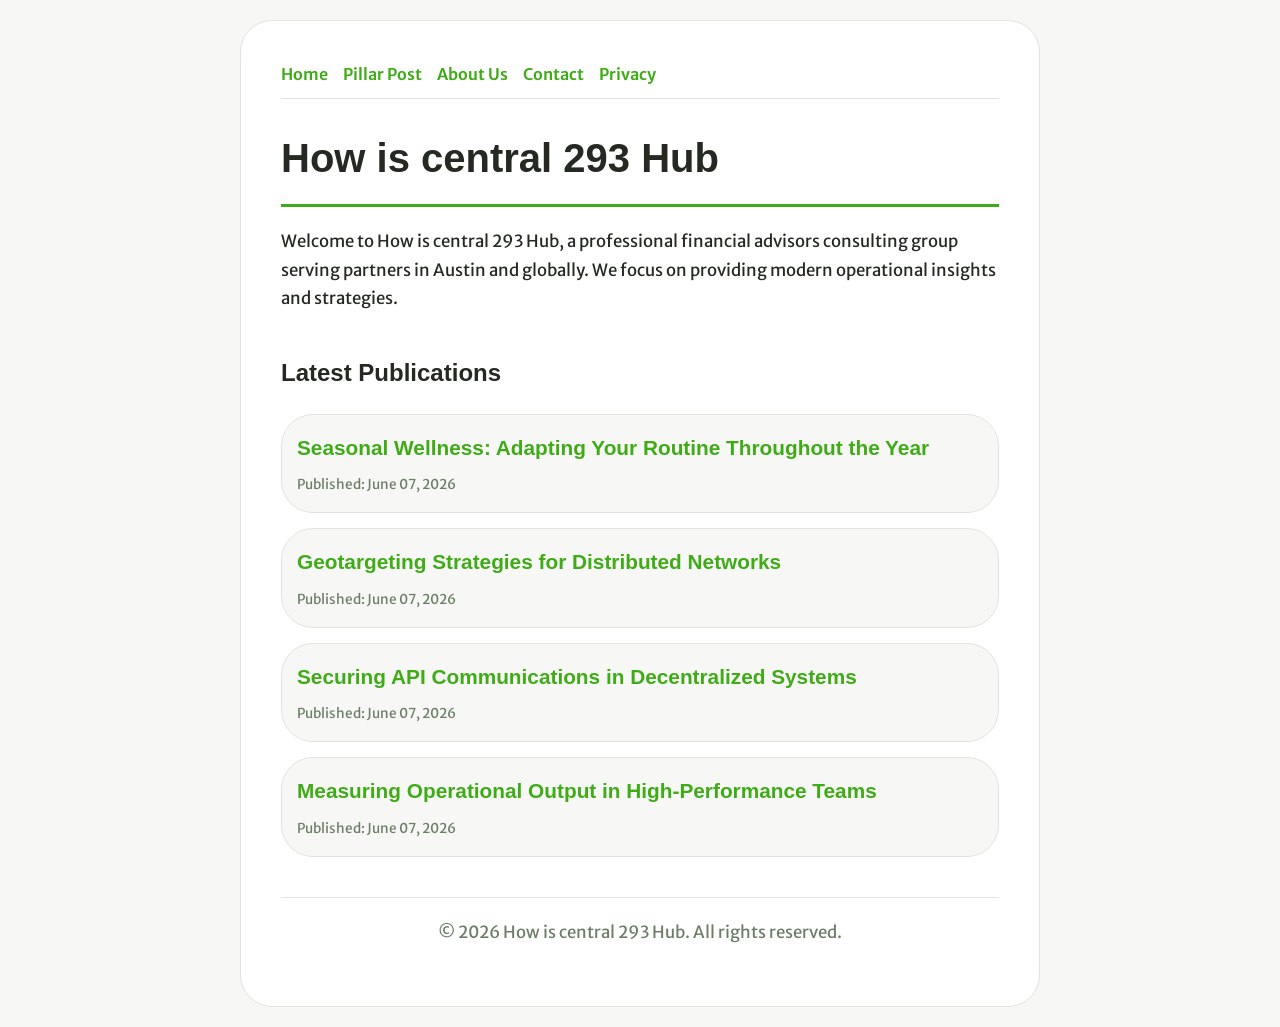
<file: index.html>
<!DOCTYPE html>
<html lang="en">
<head>
    <meta charset="UTF-8">
    <meta name="viewport" content="width=device-width, initial-scale=1.0">
    <title>How is central 293 Hub | Financial Advisors - Austin</title>
    <meta name="description" content="Welcome to How is central 293 Hub, a professional financial advisors consulting group serving partners in Austin and globally. We focus on providing modern operational insights and strategies.">
    <meta name="geo.region" content="US-TX" />
    <meta name="geo.placename" content="Austin" />
    <meta name="geo.position" content="30.2672;-97.7431" />
    <meta name="ICBM" content="30.2672, -97.7431" />
    <link rel="stylesheet" href="style.css">
    <script type="application/ld+json">
{
  "@context": "https://schema.org",
  "@type": "LocalBusiness",
  "name": "How is central 293 Hub",
  "url": "https://how-is-central-293.github.io",
  "telephone": "+1-512-555-0188",
  "address": {
    "@type": "PostalAddress",
    "addressLocality": "Austin",
    "addressRegion": "TX",
    "postalCode": "78701",
    "addressCountry": "US"
  },
  "geo": {
    "@type": "GeoCoordinates",
    "latitude": 30.2672,
    "longitude": -97.7431
  }
}
</script>
</head>
<body>
    
        <div class="container" style="max-width: 800px;">
            <nav style="display: flex; gap: 15px; margin-bottom: 25px; border-bottom: 1px solid var(--border-color); padding-bottom: 10px; overflow-x: auto; flex-wrap: wrap;">
            <a href="index.html">Home</a>
            <a href="seasonal-wellness-adapting-your-routine-throughout-the-year.html">Pillar Post</a>
            <a href="about.html">About Us</a>
            <a href="contact.html">Contact</a>
            <a href="privacy.html">Privacy</a>
        </nav>
            <h1>How is central 293 Hub</h1>
            <p>Welcome to How is central 293 Hub, a professional financial advisors consulting group serving partners in Austin and globally. We focus on providing modern operational insights and strategies.</p>
            <h2 style="margin-top: 40px;">Latest Publications</h2>
            <ul style="list-style-type: none; padding-left: 0;">
                <li style="background: var(--bg-color); padding: 15px; border-radius: var(--border-radius); border: 1px solid var(--border-color); margin-bottom: 15px;">
                <h3 style="margin-bottom: 5px; font-size: 1.3rem;"><a href="seasonal-wellness-adapting-your-routine-throughout-the-year.html">Seasonal Wellness: Adapting Your Routine Throughout the Year</a></h3>
                <span style="font-size:0.85rem; color: var(--muted-text)">Published: June 07, 2026</span>
            </li>
<li style="background: var(--bg-color); padding: 15px; border-radius: var(--border-radius); border: 1px solid var(--border-color); margin-bottom: 15px;">
                <h3 style="margin-bottom: 5px; font-size: 1.3rem;"><a href="geotargeting-strategies-for-distributed-networks.html">Geotargeting Strategies for Distributed Networks</a></h3>
                <span style="font-size:0.85rem; color: var(--muted-text)">Published: June 07, 2026</span>
            </li>
<li style="background: var(--bg-color); padding: 15px; border-radius: var(--border-radius); border: 1px solid var(--border-color); margin-bottom: 15px;">
                <h3 style="margin-bottom: 5px; font-size: 1.3rem;"><a href="securing-api-communications-in-decentralized-systems.html">Securing API Communications in Decentralized Systems</a></h3>
                <span style="font-size:0.85rem; color: var(--muted-text)">Published: June 07, 2026</span>
            </li>
<li style="background: var(--bg-color); padding: 15px; border-radius: var(--border-radius); border: 1px solid var(--border-color); margin-bottom: 15px;">
                <h3 style="margin-bottom: 5px; font-size: 1.3rem;"><a href="measuring-operational-output-in-high-performance-teams.html">Measuring Operational Output in High-Performance Teams</a></h3>
                <span style="font-size:0.85rem; color: var(--muted-text)">Published: June 07, 2026</span>
            </li>

            </ul>
            <footer>
                <p>&copy; 2026 How is central 293 Hub. All rights reserved.</p>
            </footer>
        </div>
        
</body>
</html>
</file>
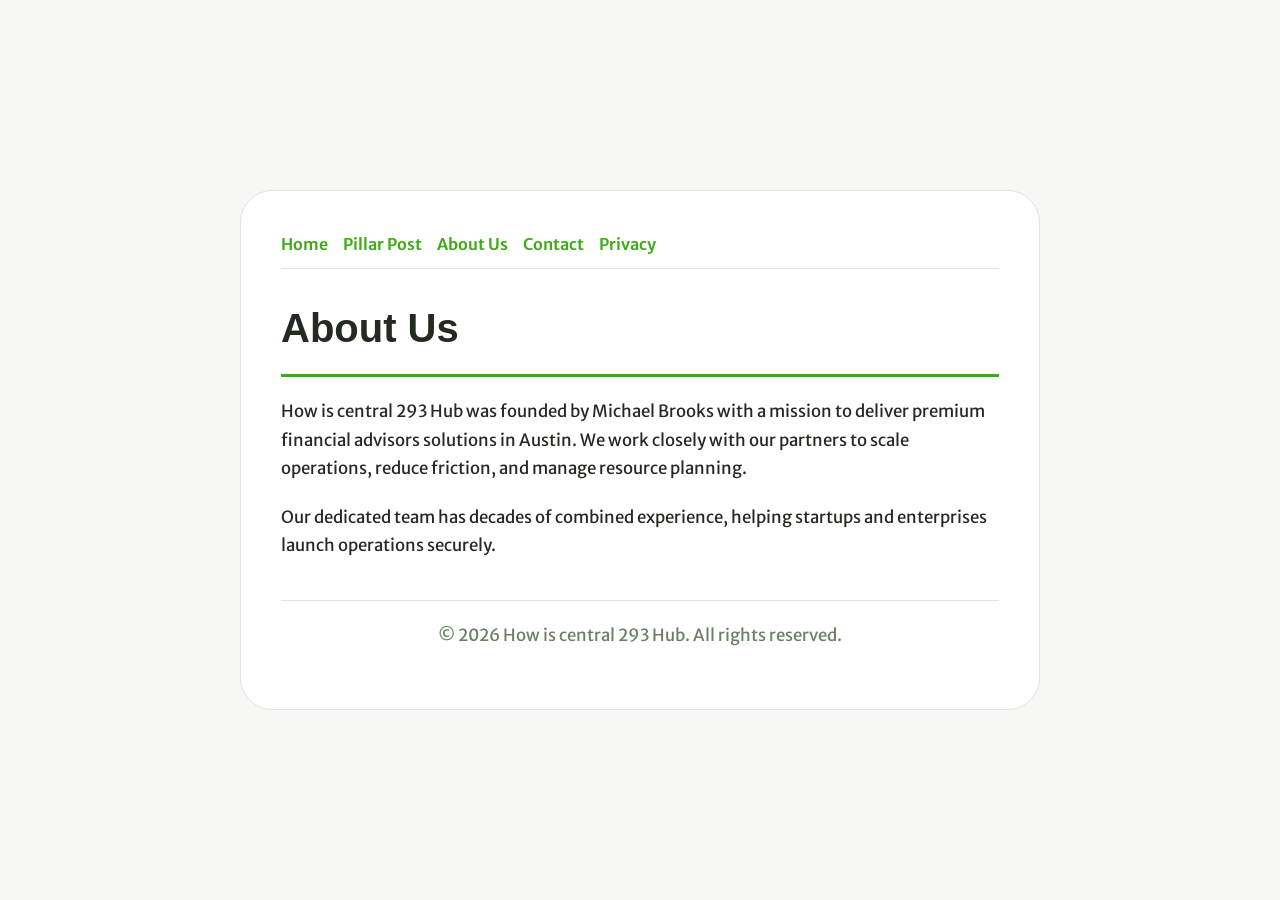
<file: about.html>
<!DOCTYPE html>
<html lang="en">
<head>
    <meta charset="UTF-8">
    <meta name="viewport" content="width=device-width, initial-scale=1.0">
    <title>About Us | How is central 293 Hub</title>
    <meta name="description" content="How is central 293 Hub was founded by Michael Brooks with a mission to deliver premium financial advisors solutions in Austin. We work closely with our partners to scale operations, reduce friction, and manage resource planning.">
    <meta name="geo.region" content="US-TX" />
    <meta name="geo.placename" content="Austin" />
    <meta name="geo.position" content="30.2672;-97.7431" />
    <meta name="ICBM" content="30.2672, -97.7431" />
    <link rel="stylesheet" href="style.css">
</head>
<body>
    
        <div class="container" style="max-width: 800px;">
            <nav style="display: flex; gap: 15px; margin-bottom: 25px; border-bottom: 1px solid var(--border-color); padding-bottom: 10px; overflow-x: auto; flex-wrap: wrap;">
            <a href="index.html">Home</a>
            <a href="seasonal-wellness-adapting-your-routine-throughout-the-year.html">Pillar Post</a>
            <a href="about.html">About Us</a>
            <a href="contact.html">Contact</a>
            <a href="privacy.html">Privacy</a>
        </nav>
            <h1>About Us</h1>
            <p>How is central 293 Hub was founded by Michael Brooks with a mission to deliver premium financial advisors solutions in Austin. We work closely with our partners to scale operations, reduce friction, and manage resource planning.</p>
            <p>Our dedicated team has decades of combined experience, helping startups and enterprises launch operations securely.</p>
            <footer>
                <p>&copy; 2026 How is central 293 Hub. All rights reserved.</p>
            </footer>
        </div>
        
</body>
</html>
</file>
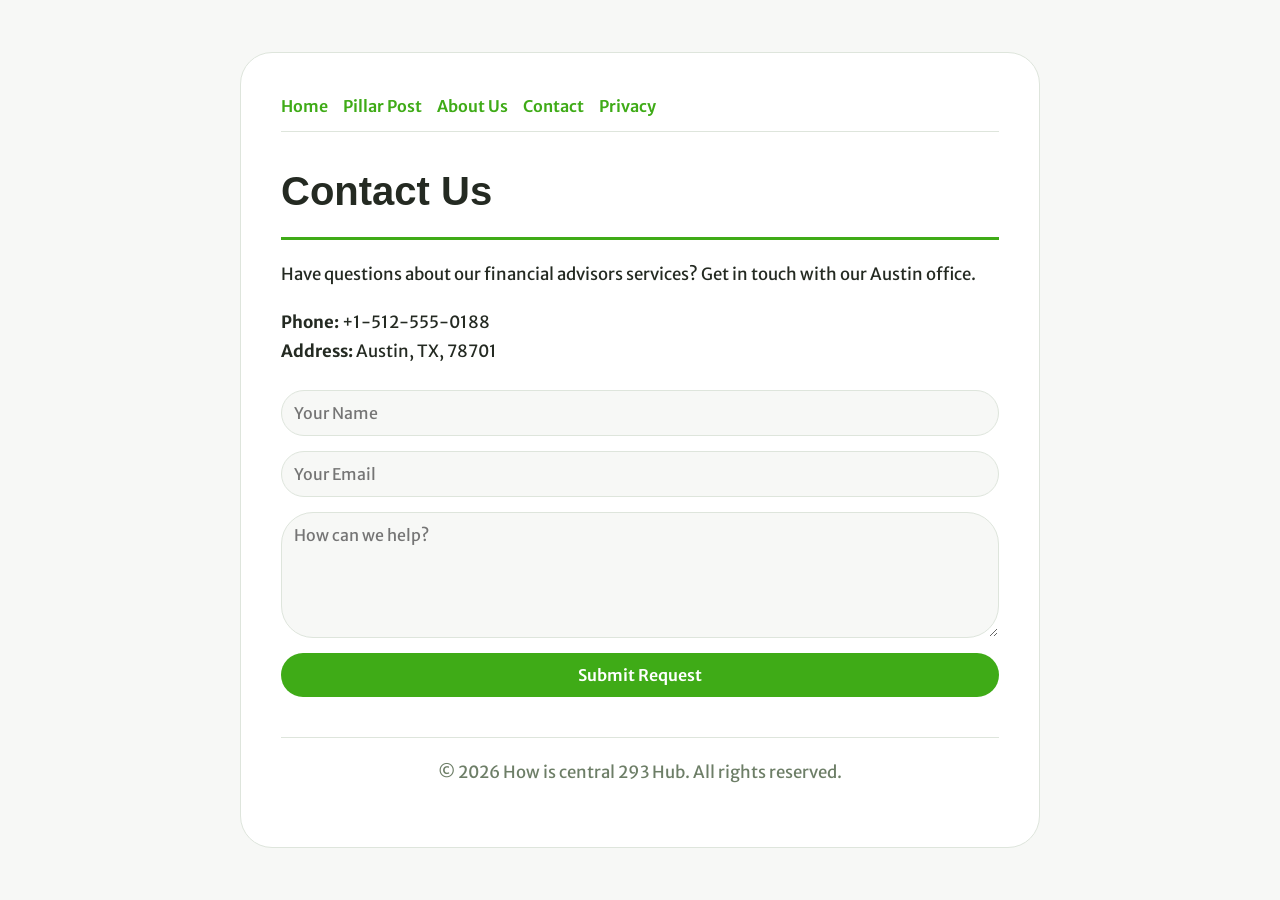
<file: contact.html>
<!DOCTYPE html>
<html lang="en">
<head>
    <meta charset="UTF-8">
    <meta name="viewport" content="width=device-width, initial-scale=1.0">
    <title>Contact Us | How is central 293 Hub</title>
    <meta name="description" content="Have questions about our financial advisors services? Get in touch with our Austin office.">
    <meta name="geo.region" content="US-TX" />
    <meta name="geo.placename" content="Austin" />
    <meta name="geo.position" content="30.2672;-97.7431" />
    <meta name="ICBM" content="30.2672, -97.7431" />
    <link rel="stylesheet" href="style.css">
</head>
<body>
    
        <div class="container" style="max-width: 800px;">
            <nav style="display: flex; gap: 15px; margin-bottom: 25px; border-bottom: 1px solid var(--border-color); padding-bottom: 10px; overflow-x: auto; flex-wrap: wrap;">
            <a href="index.html">Home</a>
            <a href="seasonal-wellness-adapting-your-routine-throughout-the-year.html">Pillar Post</a>
            <a href="about.html">About Us</a>
            <a href="contact.html">Contact</a>
            <a href="privacy.html">Privacy</a>
        </nav>
            <h1>Contact Us</h1>
            <p>Have questions about our financial advisors services? Get in touch with our Austin office.</p>
            <p><strong>Phone:</strong> +1-512-555-0188<br><strong>Address:</strong> Austin, TX, 78701</p>
            <form action="https://formspree.io/f/placeholder" method="POST">
                <input type="text" name="name" placeholder="Your Name" required>
                <input type="email" name="email" placeholder="Your Email" required>
                <textarea name="message" placeholder="How can we help?" rows="5" required></textarea>
                <button type="submit">Submit Request</button>
            </form>
            <footer>
                <p>&copy; 2026 How is central 293 Hub. All rights reserved.</p>
            </footer>
        </div>
        
</body>
</html>
</file>
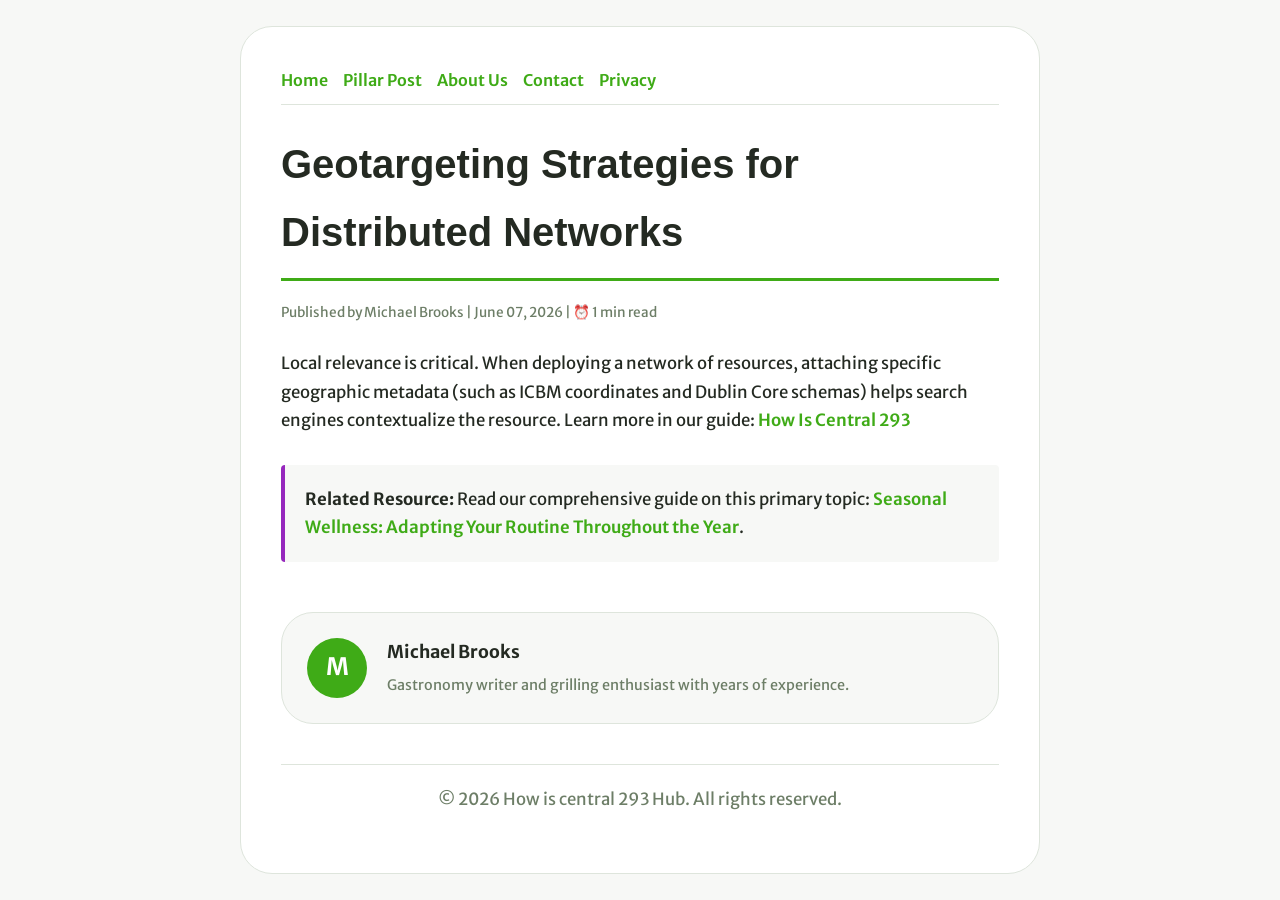
<file: geotargeting-strategies-for-distributed-networks.html>
<!DOCTYPE html>
<html lang="en">
<head>
    <meta charset="UTF-8">
    <meta name="viewport" content="width=device-width, initial-scale=1.0">
    <title>Geotargeting Strategies for Distributed Networks - How is central 293 Hub</title>
    <meta name="description" content="Geotargeting Strategies for Distributed Networks">
    <meta name="geo.region" content="US-TX" />
    <meta name="geo.placename" content="Austin" />
    <meta name="geo.position" content="30.2672;-97.7431" />
    <meta name="ICBM" content="30.2672, -97.7431" />
    <link rel="stylesheet" href="style.css">
</head>
<body>
    
            <div class="container" style="max-width: 800px;">
                <nav style="display: flex; gap: 15px; margin-bottom: 25px; border-bottom: 1px solid var(--border-color); padding-bottom: 10px; overflow-x: auto; flex-wrap: wrap;">
            <a href="index.html">Home</a>
            <a href="seasonal-wellness-adapting-your-routine-throughout-the-year.html">Pillar Post</a>
            <a href="about.html">About Us</a>
            <a href="contact.html">Contact</a>
            <a href="privacy.html">Privacy</a>
        </nav>
                <h1>Geotargeting Strategies for Distributed Networks</h1>
                <div style="font-size:0.85rem; color: var(--muted-text); margin-bottom: 25px;">
                    Published by Michael Brooks | June 07, 2026 | ⏰ 1 min read
                </div>
                <article style="margin-top: 20px;">
                    <p>Local relevance is critical. When deploying a network of resources, attaching specific geographic metadata (such as ICBM coordinates and Dublin Core schemas) helps search engines contextualize the resource. Learn more in our guide: <a href="https://world-how-is-525.pages.dev/modern-approaches-to-wellness-health-management-and-prevention.html">How Is Central 293</a></p>
                    <div class="link-resource" style="margin-top: 30px; padding: 20px; border-left: 4px solid var(--accent-color); background: var(--bg-color); border-radius: 4px;"><p style="margin: 0;"><strong>Related Resource:</strong> Read our comprehensive guide on this primary topic: <a href="seasonal-wellness-adapting-your-routine-throughout-the-year.html">Seasonal Wellness: Adapting Your Routine Throughout the Year</a>.</p></div>
                </article>
                
            <div class="author-box" style="margin-top: 50px; padding: 25px; background: var(--bg-color); border: 1px solid var(--border-color); border-radius: var(--border-radius); display: flex; gap: 20px; align-items: center;">
                <div style="width: 60px; height: 60px; border-radius: 50%; background: var(--primary-color); display: flex; align-items: center; justify-content: center; color: white; font-weight: bold; font-size: 1.5rem;">M</div>
                <div>
                    <h4 style="margin-bottom: 5px; font-weight: bold; font-size: 1.1rem;">Michael Brooks</h4>
                    <p style="margin: 0; font-size: 0.9rem; color: var(--muted-text);">Gastronomy writer and grilling enthusiast with years of experience.</p>
                </div>
            </div>
            
                <footer>
                    <p>&copy; 2026 How is central 293 Hub. All rights reserved.</p>
                </footer>
            </div>
            
</body>
</html>
</file>
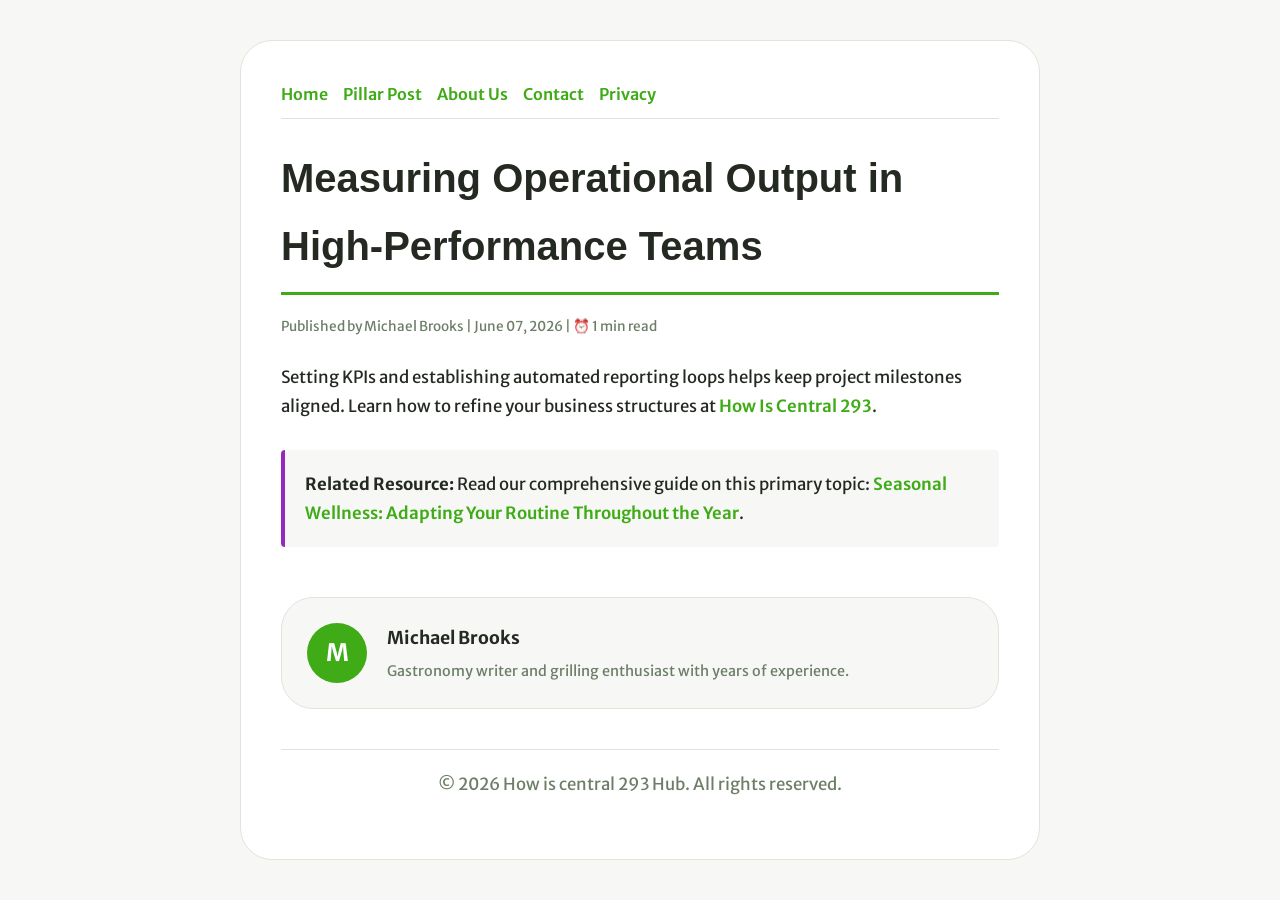
<file: measuring-operational-output-in-high-performance-teams.html>
<!DOCTYPE html>
<html lang="en">
<head>
    <meta charset="UTF-8">
    <meta name="viewport" content="width=device-width, initial-scale=1.0">
    <title>Measuring Operational Output in High-Performance Teams - How is central 293 Hub</title>
    <meta name="description" content="Measuring Operational Output in High-Performance Teams">
    <meta name="geo.region" content="US-TX" />
    <meta name="geo.placename" content="Austin" />
    <meta name="geo.position" content="30.2672;-97.7431" />
    <meta name="ICBM" content="30.2672, -97.7431" />
    <link rel="stylesheet" href="style.css">
</head>
<body>
    
            <div class="container" style="max-width: 800px;">
                <nav style="display: flex; gap: 15px; margin-bottom: 25px; border-bottom: 1px solid var(--border-color); padding-bottom: 10px; overflow-x: auto; flex-wrap: wrap;">
            <a href="index.html">Home</a>
            <a href="seasonal-wellness-adapting-your-routine-throughout-the-year.html">Pillar Post</a>
            <a href="about.html">About Us</a>
            <a href="contact.html">Contact</a>
            <a href="privacy.html">Privacy</a>
        </nav>
                <h1>Measuring Operational Output in High-Performance Teams</h1>
                <div style="font-size:0.85rem; color: var(--muted-text); margin-bottom: 25px;">
                    Published by Michael Brooks | June 07, 2026 | ⏰ 1 min read
                </div>
                <article style="margin-top: 20px;">
                    <p>Setting KPIs and establishing automated reporting loops helps keep project milestones aligned. Learn how to refine your business structures at <a href="https://world-how-is-525.pages.dev/modern-approaches-to-wellness-health-management-and-prevention.html">How Is Central 293</a>.</p>
                    <div class="link-resource" style="margin-top: 30px; padding: 20px; border-left: 4px solid var(--accent-color); background: var(--bg-color); border-radius: 4px;"><p style="margin: 0;"><strong>Related Resource:</strong> Read our comprehensive guide on this primary topic: <a href="seasonal-wellness-adapting-your-routine-throughout-the-year.html">Seasonal Wellness: Adapting Your Routine Throughout the Year</a>.</p></div>
                </article>
                
            <div class="author-box" style="margin-top: 50px; padding: 25px; background: var(--bg-color); border: 1px solid var(--border-color); border-radius: var(--border-radius); display: flex; gap: 20px; align-items: center;">
                <div style="width: 60px; height: 60px; border-radius: 50%; background: var(--primary-color); display: flex; align-items: center; justify-content: center; color: white; font-weight: bold; font-size: 1.5rem;">M</div>
                <div>
                    <h4 style="margin-bottom: 5px; font-weight: bold; font-size: 1.1rem;">Michael Brooks</h4>
                    <p style="margin: 0; font-size: 0.9rem; color: var(--muted-text);">Gastronomy writer and grilling enthusiast with years of experience.</p>
                </div>
            </div>
            
                <footer>
                    <p>&copy; 2026 How is central 293 Hub. All rights reserved.</p>
                </footer>
            </div>
            
</body>
</html>
</file>
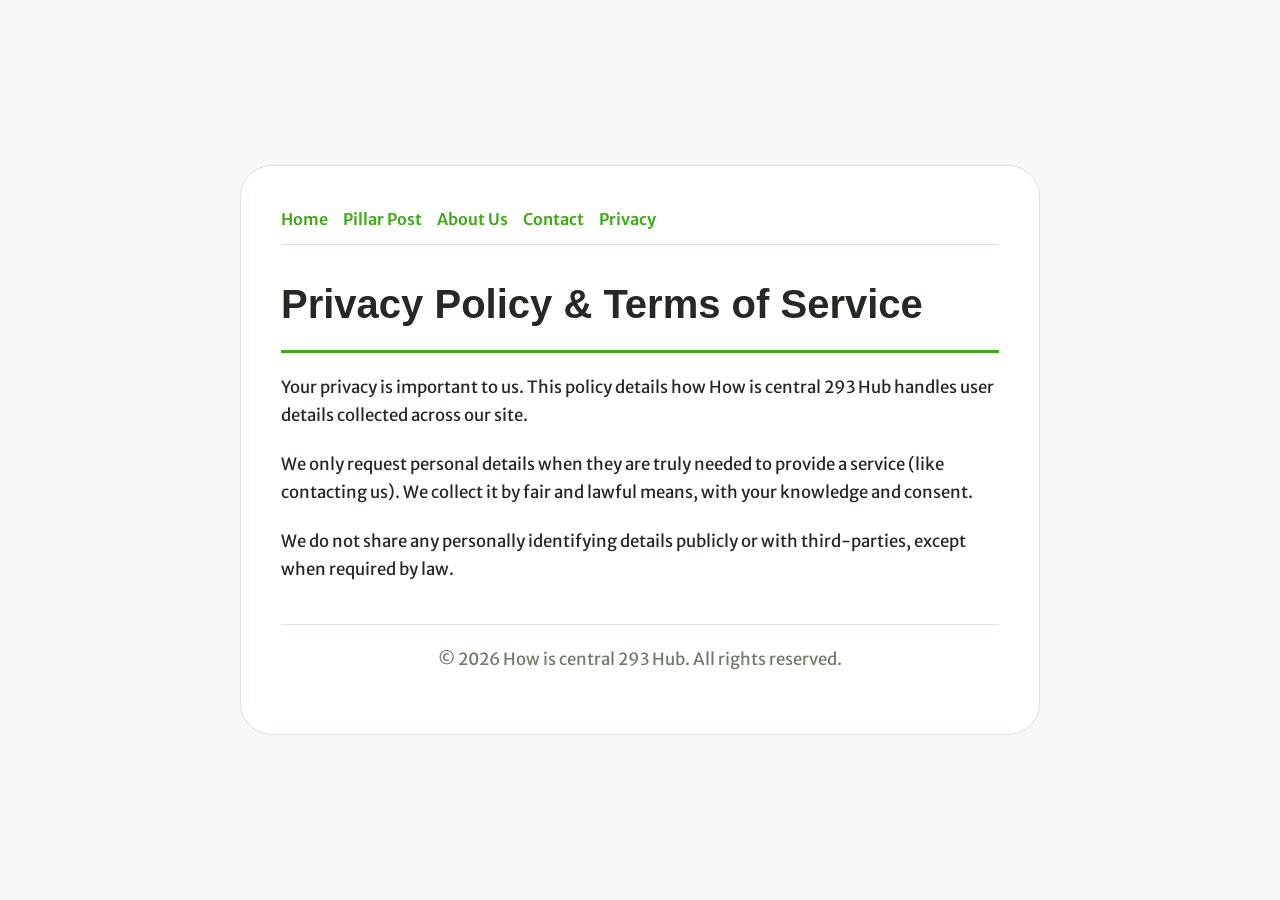
<file: privacy.html>
<!DOCTYPE html>
<html lang="en">
<head>
    <meta charset="UTF-8">
    <meta name="viewport" content="width=device-width, initial-scale=1.0">
    <title>Privacy Policy & Terms of Service - How is central 293 Hub</title>
    <meta name="description" content="Your privacy is important to us. This policy details how How is central 293 Hub handles user details collected across our site.">
    <meta name="geo.region" content="US-TX" />
    <meta name="geo.placename" content="Austin" />
    <meta name="geo.position" content="30.2672;-97.7431" />
    <meta name="ICBM" content="30.2672, -97.7431" />
    <link rel="stylesheet" href="style.css">
</head>
<body>
    
        <div class="container" style="max-width: 800px;">
            <nav style="display: flex; gap: 15px; margin-bottom: 25px; border-bottom: 1px solid var(--border-color); padding-bottom: 10px; overflow-x: auto; flex-wrap: wrap;">
            <a href="index.html">Home</a>
            <a href="seasonal-wellness-adapting-your-routine-throughout-the-year.html">Pillar Post</a>
            <a href="about.html">About Us</a>
            <a href="contact.html">Contact</a>
            <a href="privacy.html">Privacy</a>
        </nav>
            <h1>Privacy Policy & Terms of Service</h1>
            <p>Your privacy is important to us. This policy details how How is central 293 Hub handles user details collected across our site.</p>
            <p>We only request personal details when they are truly needed to provide a service (like contacting us). We collect it by fair and lawful means, with your knowledge and consent.</p>
            <p>We do not share any personally identifying details publicly or with third-parties, except when required by law.</p>
            <footer>
                <p>&copy; 2026 How is central 293 Hub. All rights reserved.</p>
            </footer>
        </div>
        
</body>
</html>
</file>
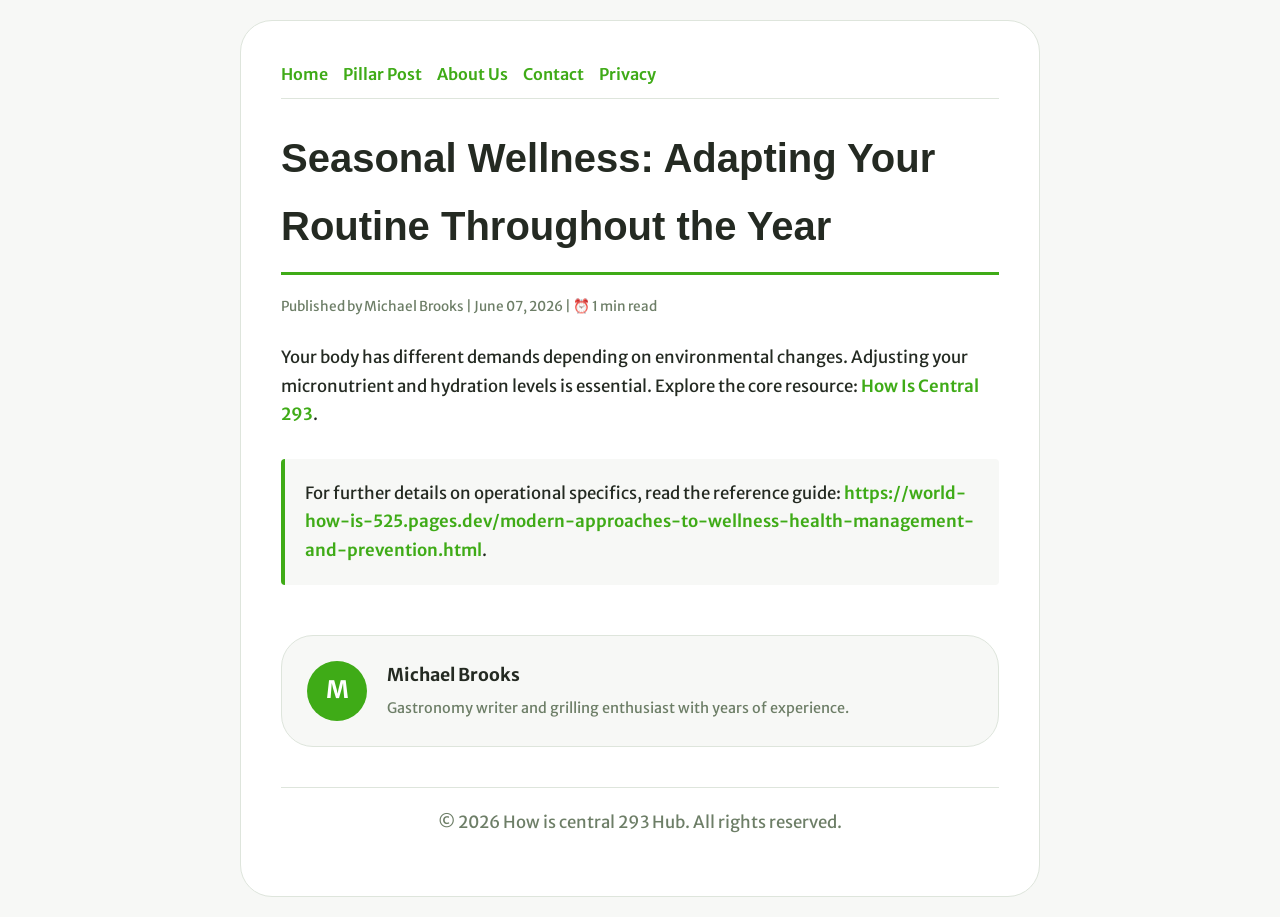
<file: seasonal-wellness-adapting-your-routine-throughout-the-year.html>
<!DOCTYPE html>
<html lang="en">
<head>
    <meta charset="UTF-8">
    <meta name="viewport" content="width=device-width, initial-scale=1.0">
    <title>Seasonal Wellness: Adapting Your Routine Throughout the Year - How is central 293 Hub</title>
    <meta name="description" content="Seasonal Wellness: Adapting Your Routine Throughout the Year">
    <meta name="geo.region" content="US-TX" />
    <meta name="geo.placename" content="Austin" />
    <meta name="geo.position" content="30.2672;-97.7431" />
    <meta name="ICBM" content="30.2672, -97.7431" />
    <link rel="stylesheet" href="style.css">
</head>
<body>
    
            <div class="container" style="max-width: 800px;">
                <nav style="display: flex; gap: 15px; margin-bottom: 25px; border-bottom: 1px solid var(--border-color); padding-bottom: 10px; overflow-x: auto; flex-wrap: wrap;">
            <a href="index.html">Home</a>
            <a href="seasonal-wellness-adapting-your-routine-throughout-the-year.html">Pillar Post</a>
            <a href="about.html">About Us</a>
            <a href="contact.html">Contact</a>
            <a href="privacy.html">Privacy</a>
        </nav>
                <h1>Seasonal Wellness: Adapting Your Routine Throughout the Year</h1>
                <div style="font-size:0.85rem; color: var(--muted-text); margin-bottom: 25px;">
                    Published by Michael Brooks | June 07, 2026 | ⏰ 1 min read
                </div>
                <article style="margin-top: 20px;">
                    <p>Your body has different demands depending on environmental changes. Adjusting your micronutrient and hydration levels is essential. Explore the core resource: <a href="https://world-how-is-525.pages.dev/modern-approaches-to-wellness-health-management-and-prevention.html">How Is Central 293</a>.</p>
                    <div class="link-resource" style="margin-top: 30px; padding: 20px; border-left: 4px solid var(--primary-color); background: var(--bg-color); border-radius: 4px;"><p style="margin: 0;">For further details on operational specifics, read the reference guide: <strong><a href="https://world-how-is-525.pages.dev/modern-approaches-to-wellness-health-management-and-prevention.html">https://world-how-is-525.pages.dev/modern-approaches-to-wellness-health-management-and-prevention.html</a></strong>.</p></div>
                </article>
                
            <div class="author-box" style="margin-top: 50px; padding: 25px; background: var(--bg-color); border: 1px solid var(--border-color); border-radius: var(--border-radius); display: flex; gap: 20px; align-items: center;">
                <div style="width: 60px; height: 60px; border-radius: 50%; background: var(--primary-color); display: flex; align-items: center; justify-content: center; color: white; font-weight: bold; font-size: 1.5rem;">M</div>
                <div>
                    <h4 style="margin-bottom: 5px; font-weight: bold; font-size: 1.1rem;">Michael Brooks</h4>
                    <p style="margin: 0; font-size: 0.9rem; color: var(--muted-text);">Gastronomy writer and grilling enthusiast with years of experience.</p>
                </div>
            </div>
            
                <footer>
                    <p>&copy; 2026 How is central 293 Hub. All rights reserved.</p>
                </footer>
            </div>
            
</body>
</html>
</file>
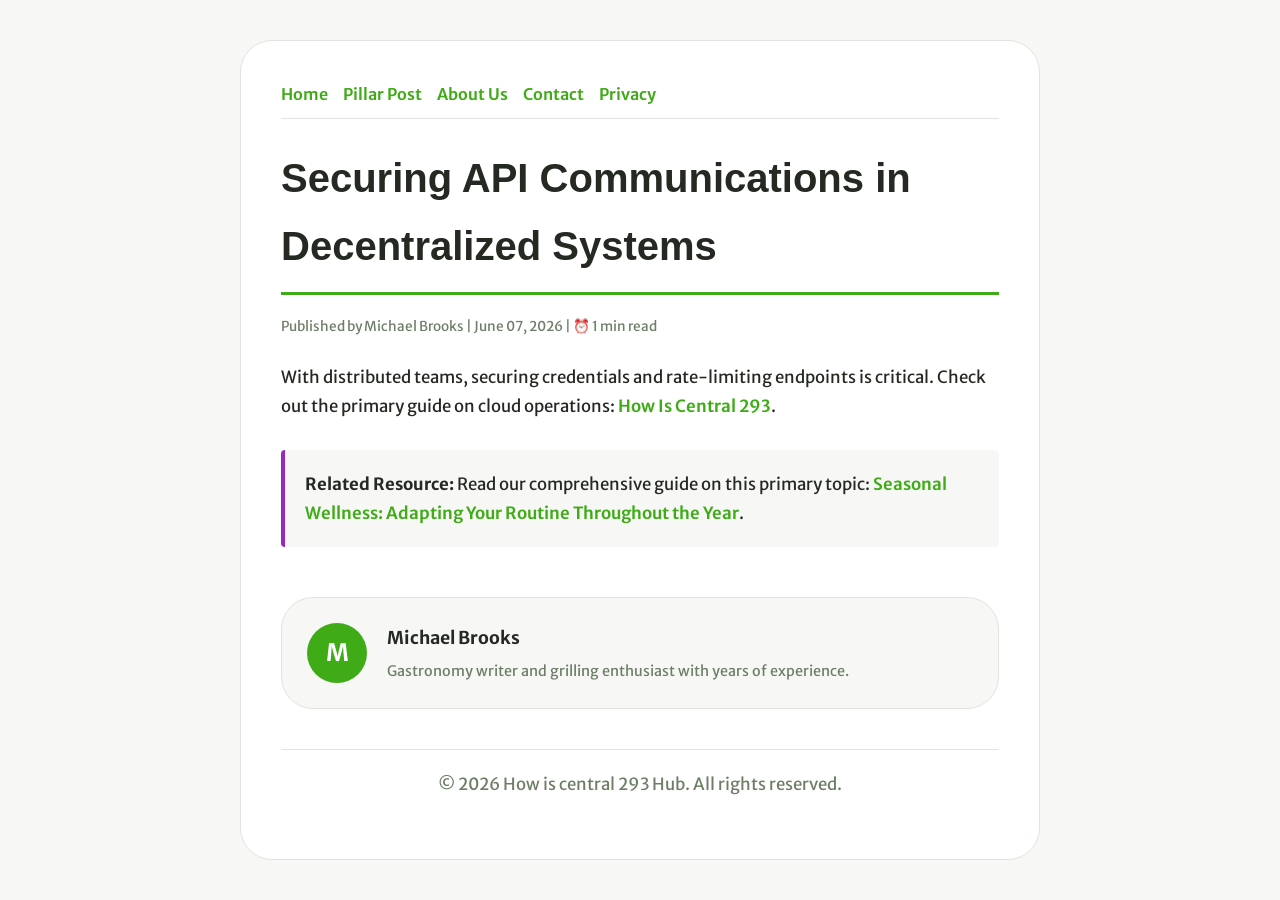
<file: securing-api-communications-in-decentralized-systems.html>
<!DOCTYPE html>
<html lang="en">
<head>
    <meta charset="UTF-8">
    <meta name="viewport" content="width=device-width, initial-scale=1.0">
    <title>Securing API Communications in Decentralized Systems - How is central 293 Hub</title>
    <meta name="description" content="Securing API Communications in Decentralized Systems">
    <meta name="geo.region" content="US-TX" />
    <meta name="geo.placename" content="Austin" />
    <meta name="geo.position" content="30.2672;-97.7431" />
    <meta name="ICBM" content="30.2672, -97.7431" />
    <link rel="stylesheet" href="style.css">
</head>
<body>
    
            <div class="container" style="max-width: 800px;">
                <nav style="display: flex; gap: 15px; margin-bottom: 25px; border-bottom: 1px solid var(--border-color); padding-bottom: 10px; overflow-x: auto; flex-wrap: wrap;">
            <a href="index.html">Home</a>
            <a href="seasonal-wellness-adapting-your-routine-throughout-the-year.html">Pillar Post</a>
            <a href="about.html">About Us</a>
            <a href="contact.html">Contact</a>
            <a href="privacy.html">Privacy</a>
        </nav>
                <h1>Securing API Communications in Decentralized Systems</h1>
                <div style="font-size:0.85rem; color: var(--muted-text); margin-bottom: 25px;">
                    Published by Michael Brooks | June 07, 2026 | ⏰ 1 min read
                </div>
                <article style="margin-top: 20px;">
                    <p>With distributed teams, securing credentials and rate-limiting endpoints is critical. Check out the primary guide on cloud operations: <a href="https://world-how-is-525.pages.dev/modern-approaches-to-wellness-health-management-and-prevention.html">How Is Central 293</a>.</p>
                    <div class="link-resource" style="margin-top: 30px; padding: 20px; border-left: 4px solid var(--accent-color); background: var(--bg-color); border-radius: 4px;"><p style="margin: 0;"><strong>Related Resource:</strong> Read our comprehensive guide on this primary topic: <a href="seasonal-wellness-adapting-your-routine-throughout-the-year.html">Seasonal Wellness: Adapting Your Routine Throughout the Year</a>.</p></div>
                </article>
                
            <div class="author-box" style="margin-top: 50px; padding: 25px; background: var(--bg-color); border: 1px solid var(--border-color); border-radius: var(--border-radius); display: flex; gap: 20px; align-items: center;">
                <div style="width: 60px; height: 60px; border-radius: 50%; background: var(--primary-color); display: flex; align-items: center; justify-content: center; color: white; font-weight: bold; font-size: 1.5rem;">M</div>
                <div>
                    <h4 style="margin-bottom: 5px; font-weight: bold; font-size: 1.1rem;">Michael Brooks</h4>
                    <p style="margin: 0; font-size: 0.9rem; color: var(--muted-text);">Gastronomy writer and grilling enthusiast with years of experience.</p>
                </div>
            </div>
            
                <footer>
                    <p>&copy; 2026 How is central 293 Hub. All rights reserved.</p>
                </footer>
            </div>
            
</body>
</html>
</file>
<file: style.css>
@import url('https://fonts.googleapis.com/css2?family=Cabinet+Grotesk:wght@700&family=Merriweather+Sans:wght@400;600&display=swap');

:root {
    --bg-color: hsl(104, 15%, 97%);
    --card-bg: hsl(104, 15%, 100%);
    --text-color: hsl(104, 10%, 15%);
    --muted-text: hsl(104, 10%, 45%);
    --primary-color: hsl(104, 76%, 38%);
    --accent-color: hsl(284, 65%, 45%);
    --border-color: hsl(104, 15%, 88%);
    --border-radius: 32px;
    --shadow: none;
    --font-headline: 'Cabinet Grotesk', sans-serif;
    --font-body: 'Merriweather Sans', sans-serif;
}

* {
    box-sizing: border-box;
    margin: 0;
    padding: 0;
}

body {
    background-color: var(--bg-color);
    color: var(--text-color);
    font-family: var(--font-body);
    line-height: 1.7;
    padding: 20px;
    display: flex;
    justify-content: center;
    min-height: 100vh;
}

a {
    color: var(--primary-color);
    text-decoration: none;
    font-weight: 600;
    transition: color 0.2s ease;
}

a:hover {
    color: var(--accent-color);
    text-decoration: underline;
}

.container {
    width: 100%;
    max-width: 900px;
    background: var(--card-bg);
    border: 1px solid var(--border-color);
    border-radius: var(--border-radius);
    padding: 40px;
    box-shadow: var(--shadow);
    margin: auto;
}

h1, h2, h3 {
    font-family: var(--font-headline);
    margin-bottom: 20px;
    color: var(--text-color);
}

h1 {
    font-size: 2.5rem;
    border-bottom: 3px solid var(--primary-color);
    padding-bottom: 12px;
}

p {
    margin-bottom: 20px;
    font-size: 1.05rem;
}

ul {
    margin-bottom: 20px;
    padding-left: 20px;
}

li {
    margin-bottom: 8px;
}

form {
    display: flex;
    flex-direction: column;
    gap: 15px;
    margin-top: 25px;
}

input, textarea, button {
    padding: 12px;
    border: 1px solid var(--border-color);
    border-radius: var(--border-radius);
    font-family: var(--font-body);
    font-size: 1rem;
    background: var(--bg-color);
    color: var(--text-color);
}

button {
    background: var(--primary-color);
    color: white;
    font-weight: 600;
    border: none;
    cursor: pointer;
    transition: background 0.2s ease;
}

button:hover {
    background: var(--accent-color);
}

footer {
    margin-top: 40px;
    border-top: 1px solid var(--border-color);
    padding-top: 20px;
    font-size: 0.9rem;
    color: var(--muted-text);
    text-align: center;
}
</file>
